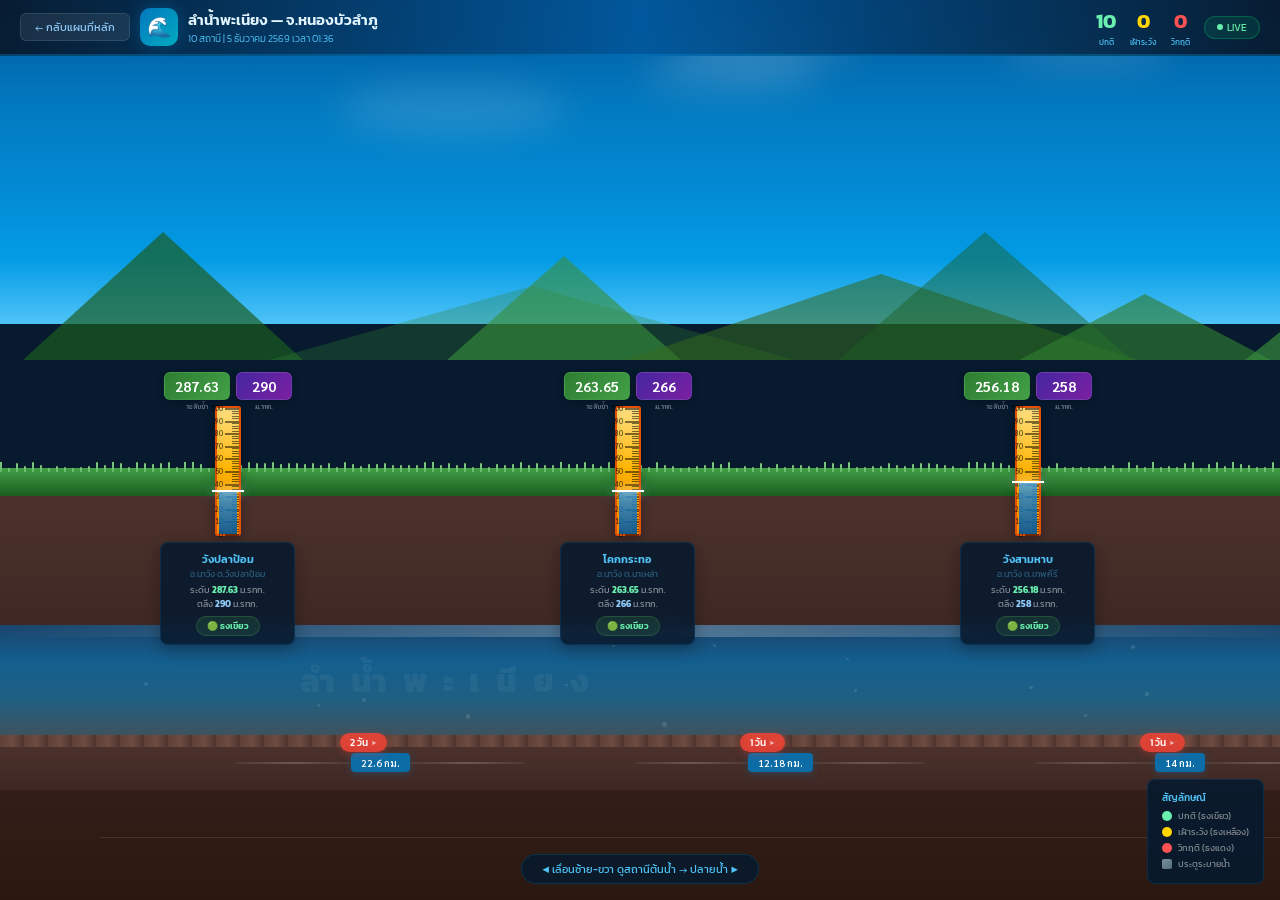
<file: index.html>
<!DOCTYPE html>
<html lang="th">
<head>
    <meta charset="UTF-8">
    <meta name="viewport" content="width=device-width, initial-scale=1.0">
    <title>ลำน้ำพะเนียง — สถานการณ์น้ำ จ.หนองบัวลำภู</title>
    <!-- Fonts -->
    <link href="https://fonts.googleapis.com/css2?family=Kanit:wght@300;400;500;600;700;800&family=Sarabun:wght@400;600;700&display=swap" rel="stylesheet">
    <!-- Main CSS -->
    <link rel="stylesheet" href="style.css">
</head>
<body>

    <!-- Header UI -->
    <div class="hdr">
        <div class="hl">
            <a href="https://nsonong-team.github.io/Nong-Bua-Lam-Phu-Water-Level-Monitoring-TEAM/" class="hback">← กลับแผนที่หลัก</a>
            <div class="hlogo">🌊</div>
            <div>
                <div class="htitle">ลำน้ำพะเนียง — จ.หนองบัวลำภู</div>
                <div class="hsub" id="dtLbl">ข้อมูลอัปเดตล่าสุด</div>
            </div>
        </div>
        <div class="hr">
            <div class="hk">
                <div class="hkn" style="color:#69f0ae" id="hG">0</div>
                <div class="hkl">ปกติ</div>
            </div>
            <div class="hk">
                <div class="hkn" style="color:#ffd600" id="hY">0</div>
                <div class="hkl">เฝ้าระวัง</div>
            </div>
            <div class="hk">
                <div class="hkn" style="color:#ff5252" id="hR">0</div>
                <div class="hkl">วิกฤติ</div>
            </div>
            <div class="hbadge"><span class="hdot"></span>LIVE</div>
        </div>
    </div>

    <!-- Navigation Hint -->
    <div class="hint" id="hint">◀ เลื่อนซ้าย-ขวา ดูสถานีต้นน้ำ → ปลายน้ำ ▶</div>

    <!-- Map Legend -->
    <div class="legend">
        <div class="leg-t">สัญลักษณ์</div>
        <div class="leg-i"><span class="leg-d" style="background:#69f0ae"></span>ปกติ (ธงเขียว)</div>
        <div class="leg-i"><span class="leg-d" style="background:#ffd600"></span>เฝ้าระวัง (ธงเหลือง)</div>
        <div class="leg-i"><span class="leg-d" style="background:#ff5252"></span>วิกฤติ (ธงแดง)</div>
        <div class="leg-i"><span style="width:10px;height:10px;background:linear-gradient(135deg,#78909c,#546e7a);border-radius:2px;display:inline-block"></span>ประตูระบายน้ำ</div>
    </div>

    <!-- Main Content Wrapper -->
    <div class="wrap" id="wrap">
        <div class="scene" id="sc">
            <!-- Sky Layer -->
            <div class="sky">
                <div class="cl" id="clds" style="position:absolute;top:0;left:0;width:200%;height:100%"></div>
            </div>
            
            <!-- Mountain Layer -->
            <div class="mtns" id="mtns"></div>

            <!-- Ground Layer -->
            <div class="ground">
                <div class="gfill"></div>
                <div class="gtop"></div>
                <div class="ggrass" id="gr"></div>
            </div>

            <!-- River Layer -->
            <div class="river">
                <div class="rbody"></div>
                <div class="rsurf"></div>
                <div id="rps"></div>
            </div>

            <!-- River Bed -->
            <div class="rbed">
                <div class="rbed-r"></div>
            </div>

            <!-- River Names -->
            <div class="rname" style="bottom:195px;left:300px">ลำน้ำพะเนียง</div>
            <div class="rname" style="bottom:195px;left:2200px">PANEANG RIVER</div>

            <!-- Interactive Stations Layer -->
            <div id="sLayer"></div>
        </div>
    </div>

    <!-- Logic Script -->
    <script src="script.js"></script>
</body>
</html>
</file>
<file: style.css>
/* --- Global Styles --- */

* {
    box-sizing: border-box;
    margin: 0;
    padding: 0;
}

html,
body {
    height: 100%;
    overflow-x: auto;
    overflow-y: hidden;
}

body {
    font-family: 'Kanit', sans-serif;
    background: #071a2e;
}

/* --- Container & Scrollbar --- */
.wrap {
    overflow-x: auto;
    overflow-y: hidden;
    height: 100vh;
    scroll-behavior: smooth;
}

.wrap::-webkit-scrollbar {
    height: 8px;
}

.wrap::-webkit-scrollbar-track {
    background: #071a2e;
}

.wrap::-webkit-scrollbar-thumb {
    background: linear-gradient(90deg, #0277bd, #00acc1);
    border-radius: 4px;
}

.scene {
    position: relative;
    width: 4400px;
    height: 100vh;
    min-height: 680px;
    overflow: hidden;
}

/* --- Sky & Environment --- */
.sky {
    position: absolute;
    top: 0;
    left: 0;
    right: 0;
    height: 36%;
    background: linear-gradient(180deg, #01579b 0%, #0277bd 30%, #0288d1 55%, #039be5 80%, #4fc3f7 100%);
}

.cloud {
    position: absolute;
    background: rgba(255, 255, 255, .12);
    border-radius: 50%;
    filter: blur(18px);
}

.cl {
    animation: cld 80s linear infinite;
}

@keyframes cld {
    from {
        transform: translateX(0);
    }
    to {
        transform: translateX(-50%);
    }
}

.mtns {
    position: absolute;
    top: 20%;
    left: 0;
    right: 0;
    height: 20%;
    pointer-events: none;
}

/* --- Terrain --- */
.ground {
    position: absolute;
    bottom: 0;
    left: 0;
    right: 0;
    height: 48%;
}

.gfill {
    position: absolute;
    inset: 0;
    background: linear-gradient(180deg, #4e342e 0%, #3e2723 40%, #2a1810 100%);
}

.gtop {
    position: absolute;
    top: 0;
    left: 0;
    right: 0;
    height: 28px;
    background: linear-gradient(180deg, #43a047, #2e7d32, #1b5e20);
}

.ggrass {
    position: absolute;
    top: -6px;
    left: 0;
    right: 0;
    height: 10px;
    overflow: hidden;
}

.gblade {
    position: absolute;
    bottom: 0;
    width: 2px;
    border-radius: 1px 1px 0 0;
    transform-origin: bottom;
    animation: sw 3s ease-in-out infinite;
}

@keyframes sw {
    0%,
    100% {
        transform: rotate(-4deg);
    }
    50% {
        transform: rotate(4deg);
    }
}

/* --- River System --- */
.river {
    position: absolute;
    left: 0;
    right: 0;
    height: 110px;
    bottom: 165px;
    overflow: hidden;
}

.rbody {
    position: absolute;
    inset: 0;
    background: linear-gradient(180deg, rgba(1, 87, 155, .6), rgba(2, 119, 189, .7), rgba(3, 155, 229, .5), rgba(79, 195, 247, .3));
}

.rsurf {
    position: absolute;
    top: 0;
    left: 0;
    width: 300%;
    height: 12px;
    background: repeating-linear-gradient(90deg, transparent 0%, rgba(255, 255, 255, .25) 5%, transparent 10%);
    animation: wf 3.5s linear infinite;
}

@keyframes wf {
    from {
        transform: translateX(0);
    }
    to {
        transform: translateX(-33.33%);
    }
}

.rp {
    position: absolute;
    background: rgba(255, 255, 255, .12);
    border-radius: 50%;
    animation: pf 5s linear infinite;
}

@keyframes pf {
    from {
        transform: translateX(0);
        opacity: .2;
    }
    50% {
        opacity: .5;
    }
    to {
        transform: translateX(-33.33%);
        opacity: .15;
    }
}

.rbed {
    position: absolute;
    left: 0;
    right: 0;
    height: 55px;
    bottom: 110px;
    background: linear-gradient(180deg, #4e342e, #3e2723);
}

.rbed-r {
    position: absolute;
    top: 0;
    left: 0;
    right: 0;
    height: 12px;
    background: repeating-linear-gradient(90deg, #5d4037 0px, #6d4c41 12px, #4e342e 24px);
}

.rname {
    position: absolute;
    font-size: 32px;
    font-weight: 800;
    color: rgba(255, 255, 255, .05);
    letter-spacing: 16px;
}

/* --- Header UI --- */
.hdr {
    position: fixed;
    top: 0;
    left: 0;
    right: 0;
    z-index: 100;
    height: 56px;
    background: linear-gradient(90deg, rgba(7, 26, 46, .96), rgba(1, 87, 155, .92), rgba(7, 26, 46, .96));
    backdrop-filter: blur(10px);
    border-bottom: 2px solid rgba(3, 155, 229, .3);
    display: flex;
    align-items: center;
    justify-content: space-between;
    padding: 0 20px;
}

.hl {
    display: flex;
    align-items: center;
    gap: 10px;
}

.hlogo {
    width: 38px;
    height: 38px;
    border-radius: 10px;
    display: flex;
    align-items: center;
    justify-content: center;
    background: linear-gradient(135deg, #0277bd, #00acc1);
    font-size: 20px;
    box-shadow: 0 0 16px rgba(2, 119, 189, .4);
}

.htitle {
    font-size: 15px;
    font-weight: 600;
    color: #e1f5fe;
}

.hsub {
    font-size: 10px;
    color: #4fc3f7;
    font-weight: 300;
}

.hr {
    display: flex;
    align-items: center;
    gap: 14px;
}

.hk {
    text-align: center;
}

.hkn {
    font-size: 20px;
    font-weight: 700;
}

.hkl {
    font-size: 8px;
    color: #4fc3f7;
}

.hbadge {
    display: flex;
    align-items: center;
    gap: 4px;
    padding: 3px 12px;
    border-radius: 20px;
    background: rgba(0, 230, 118, .1);
    border: 1px solid rgba(0, 230, 118, .25);
    font-size: 10px;
    color: #69f0ae;
}

.hdot {
    width: 6px;
    height: 6px;
    border-radius: 50%;
    background: #69f0ae;
    animation: p 1.6s ease infinite;
}

@keyframes p {
    0%,
    100% {
        opacity: 1;
    }
    50% {
        opacity: .3;
    }
}

.hback {
    display: flex;
    align-items: center;
    gap: 4px;
    padding: 5px 14px;
    border-radius: 6px;
    background: rgba(255, 255, 255, .08);
    border: 1px solid rgba(255, 255, 255, .1);
    color: #90caf9;
    font-size: 11px;
    text-decoration: none;
    font-family: 'Kanit';
    transition: .2s;
}

.hback:hover {
    background: rgba(255, 255, 255, .15);
}

/* --- Station & Gauge --- */
.gs {
    position: absolute;
    display: flex;
    flex-direction: column;
    align-items: center;
    z-index: 10;
    transition: transform .3s;
}

.gs:hover {
    transform: translateY(-4px);
}

.gtop2 {
    display: flex;
    gap: 6px;
    margin-bottom: 6px;
}

.gbox {
    border-radius: 6px;
    padding: 4px 10px;
    font-size: 14px;
    font-weight: 700;
    text-align: center;
    min-width: 56px;
    font-family: 'Sarabun';
    box-shadow: 0 2px 8px rgba(0, 0, 0, .2);
    position: relative;
}

.gbox::after {
    content: attr(data-label);
    position: absolute;
    bottom: -12px;
    left: 50%;
    transform: translateX(-50%);
    font-size: 7px;
    color: rgba(255, 255, 255, .5);
    white-space: nowrap;
    font-weight: 400;
}

.gbox.lv {
    background: linear-gradient(135deg, #2e7d32, #43a047);
    color: #fff;
    border: 1px solid rgba(76, 175, 80, .4);
}

.gbox.lv.w {
    background: linear-gradient(135deg, #f57f17, #f9a825);
    color: #000;
}

.gbox.lv.c {
    background: linear-gradient(135deg, #c62828, #e53935);
    color: #fff;
}

.gbox.el {
    background: linear-gradient(135deg, #4527a0, #7b1fa2);
    color: #fff;
    border: 1px solid rgba(149, 117, 205, .3);
}

/* --- Ruler System --- */
.ruler {
    position: relative;
    width: 26px;
    height: 130px;
    background: linear-gradient(180deg, #ffe082, #ffb300, #ff8f00);
    border-radius: 3px;
    border: 2px solid #e65100;
    box-shadow: 0 3px 12px rgba(0, 0, 0, .3), inset 0 0 8px rgba(0, 0, 0, .1);
}

.rmk {
    position: absolute;
    right: 0;
    background: rgba(0, 0, 0, .5);
}

.rmk.mj {
    width: 14px;
    height: 2px;
}

.rmk.mn {
    width: 7px;
    height: 1px;
}

.rnum {
    position: absolute;
    right: 16px;
    font-size: 7px;
    color: rgba(0, 0, 0, .6);
    font-family: 'Sarabun';
    font-weight: 700;
}

.wfill {
    position: absolute;
    bottom: 0;
    left: 2px;
    right: 2px;
    border-radius: 0 0 1px 1px;
    background: linear-gradient(180deg, rgba(33, 150, 243, .75), rgba(1, 87, 155, .9));
    transition: height 1.2s ease;
}

.wline {
    position: absolute;
    left: -5px;
    right: -5px;
    height: 2px;
    background: #fff;
    box-shadow: 0 0 10px rgba(255, 255, 255, .9), 0 0 20px rgba(33, 150, 243, .5);
    transition: bottom 1.2s ease;
}

/* --- Information Card --- */
.scard {
    background: rgba(7, 26, 46, .88);
    backdrop-filter: blur(8px);
    border: 1px solid rgba(3, 155, 229, .15);
    border-radius: 8px;
    padding: 8px 10px;
    margin-top: 6px;
    min-width: 135px;
    text-align: center;
    box-shadow: 0 4px 16px rgba(0, 0, 0, .3);
    transition: border-color .3s;
}

.gs:hover .scard {
    border-color: rgba(3, 155, 229, .4);
}

.sn {
    font-size: 11px;
    font-weight: 600;
    color: #4fc3f7;
}

.sl {
    font-size: 9px;
    color: rgba(79, 195, 247, .4);
    margin-bottom: 3px;
}

.sd {
    font-size: 9px;
    color: rgba(255, 255, 255, .5);
    line-height: 1.5;
}

.sd b {
    font-weight: 700;
}

.ss {
    display: inline-block;
    font-size: 9px;
    font-weight: 600;
    padding: 2px 10px;
    border-radius: 12px;
    margin-top: 4px;
}

.ss.g {
    background: rgba(76, 175, 80, .15);
    color: #69f0ae;
    border: 1px solid rgba(76, 175, 80, .25);
}

.ss.y {
    background: rgba(255, 214, 0, .15);
    color: #ffd600;
    border: 1px solid rgba(255, 214, 0, .25);
}

.ss.r {
    background: rgba(255, 23, 68, .15);
    color: #ff5252;
    border: 1px solid rgba(255, 23, 68, .25);
}

/* --- Dam Structures --- */
.dam {
    margin-top: 4px;
    text-align: center;
}

.dam-shape {
    width: 44px;
    height: 28px;
    margin: 0 auto;
    background: linear-gradient(180deg, #78909c, #546e7a);
    border: 2px solid #455a64;
    border-radius: 3px 3px 0 0;
    position: relative;
}

.dam-shape::before {
    content: '';
    position: absolute;
    top: -7px;
    left: -5px;
    right: -5px;
    height: 7px;
    background: #37474f;
    border-radius: 3px;
}

.dam-shape::after {
    content: '';
    position: absolute;
    bottom: 2px;
    left: 4px;
    right: 4px;
    height: 3px;
    background: repeating-linear-gradient(90deg, rgba(255, 255, 255, .15) 0px, rgba(255, 255, 255, .15) 3px, transparent 3px, transparent 6px);
}

.dam-lbl {
    font-size: 8px;
    color: #90a4ae;
    margin-top: 1px;
}

/* --- Distance & Travel --- */
.dist-seg {
    position: absolute;
    display: flex;
    align-items: center;
    z-index: 5;
}

.dist-line {
    flex: 1;
    height: 2px;
    background: linear-gradient(90deg, rgba(255, 255, 255, .05), rgba(255, 255, 255, .2), rgba(255, 255, 255, .05));
}

.dist-box {
    background: rgba(2, 119, 189, .85);
    color: #fff;
    padding: 3px 10px;
    border-radius: 4px;
    font-size: 10px;
    font-weight: 600;
    white-space: nowrap;
    box-shadow: 0 2px 8px rgba(2, 119, 189, .3);
    font-family: 'Sarabun';
}

.travel-tag {
    position: absolute;
    z-index: 6;
    background: rgba(244, 67, 54, .85);
    color: #fff;
    padding: 2px 10px;
    border-radius: 14px;
    font-size: 10px;
    font-weight: 500;
    white-space: nowrap;
    box-shadow: 0 2px 8px rgba(244, 67, 54, .3);
    display: flex;
    align-items: center;
    gap: 4px;
}

.travel-tag::after {
    content: '▶';
    font-size: 7px;
    opacity: .6;
}

/* --- Overlays & Hints --- */
.hint {
    position: fixed;
    bottom: 16px;
    left: 50%;
    transform: translateX(-50%);
    z-index: 100;
    background: rgba(7, 26, 46, .85);
    backdrop-filter: blur(8px);
    border: 1px solid rgba(3, 155, 229, .2);
    border-radius: 20px;
    padding: 6px 20px;
    font-size: 11px;
    color: #4fc3f7;
    transition: opacity .5s;
}

.legend {
    position: fixed;
    bottom: 16px;
    right: 16px;
    z-index: 100;
    background: rgba(7, 26, 46, .9);
    backdrop-filter: blur(8px);
    border: 1px solid rgba(3, 155, 229, .15);
    border-radius: 8px;
    padding: 10px 14px;
}

.leg-t {
    font-size: 10px;
    font-weight: 500;
    color: #4fc3f7;
    margin-bottom: 4px;
}

.leg-i {
    display: flex;
    align-items: center;
    gap: 6px;
    font-size: 9px;
    color: rgba(255, 255, 255, .5);
    margin: 2px 0;
}

.leg-d {
    width: 10px;
    height: 10px;
    border-radius: 50%;
}

/* ================= MOBILE (<= 768px) ================= */
@media (max-width: 768px) {

    html, body {
        overflow-x: auto;
        overflow-y: auto;
    }

    .wrap {
        height: auto;
    }

    .scene {
        min-height: 100vh;
    }

    /* HEADER */
    .hdr {
        height: 50px;
        padding: 0 10px;
    }

    .htitle {
        font-size: 12px;
    }

    .hsub {
        font-size: 9px;
    }

    .hlogo {
        width: 30px;
        height: 30px;
        font-size: 16px;
    }

    .hk .hkn {
        font-size: 14px;
    }

    .hk .hkl {
        font-size: 7px;
    }

    /* SCALE STATION */
    .gs {
        transform: scale(0.75);
        transform-origin: bottom center;
    }

    /* CARD */
    .scard {
        min-width: 120px;
        padding: 8px;
    }

    .sn { font-size: 10px; }
    .sl, .sd { font-size: 8px; }

    .ss {
        font-size: 8px;
        padding: 2px 8px;
    }

    /* RULER */
    .ruler {
        width: 22px;
        height: 110px;
    }

    .rnum {
        font-size: 6px;
        right: 12px;
    }

    /* RIVER */
    .river {
        height: 85px;
        bottom: 140px;
    }

    .rbed {
        height: 45px;
        bottom: 95px;
    }

    .rname {
        font-size: 18px;
        letter-spacing: 6px;
    }

    /* DISTANCE */
    .dist-box {
        font-size: 9px;
        padding: 2px 8px;
    }

    .travel-tag {
        font-size: 8px;
        padding: 2px 8px;
    }

    /* LEGEND */
    .legend {
        bottom: 10px;
        right: 10px;
        padding: 8px 10px;
    }

    .leg-t { font-size: 9px; }
    .leg-i { font-size: 8px; }

    /* HINT */
    .hint {
        font-size: 9px;
        padding: 5px 14px;
        bottom: 10px;
    }
}


/* ================= SMALL MOBILE (<= 480px) ================= */
@media (max-width: 480px) {

    .gs {
        transform: scale(0.65);
    }

    .htitle {
        display: none;
    }

    .hsub {
        font-size: 8px;
    }

    .rname {
        font-size: 14px;
        letter-spacing: 4px;
    }

    .scard {
        min-width: 100px;
    }

    .hint {
        font-size: 8px;
    }
}
</file>
